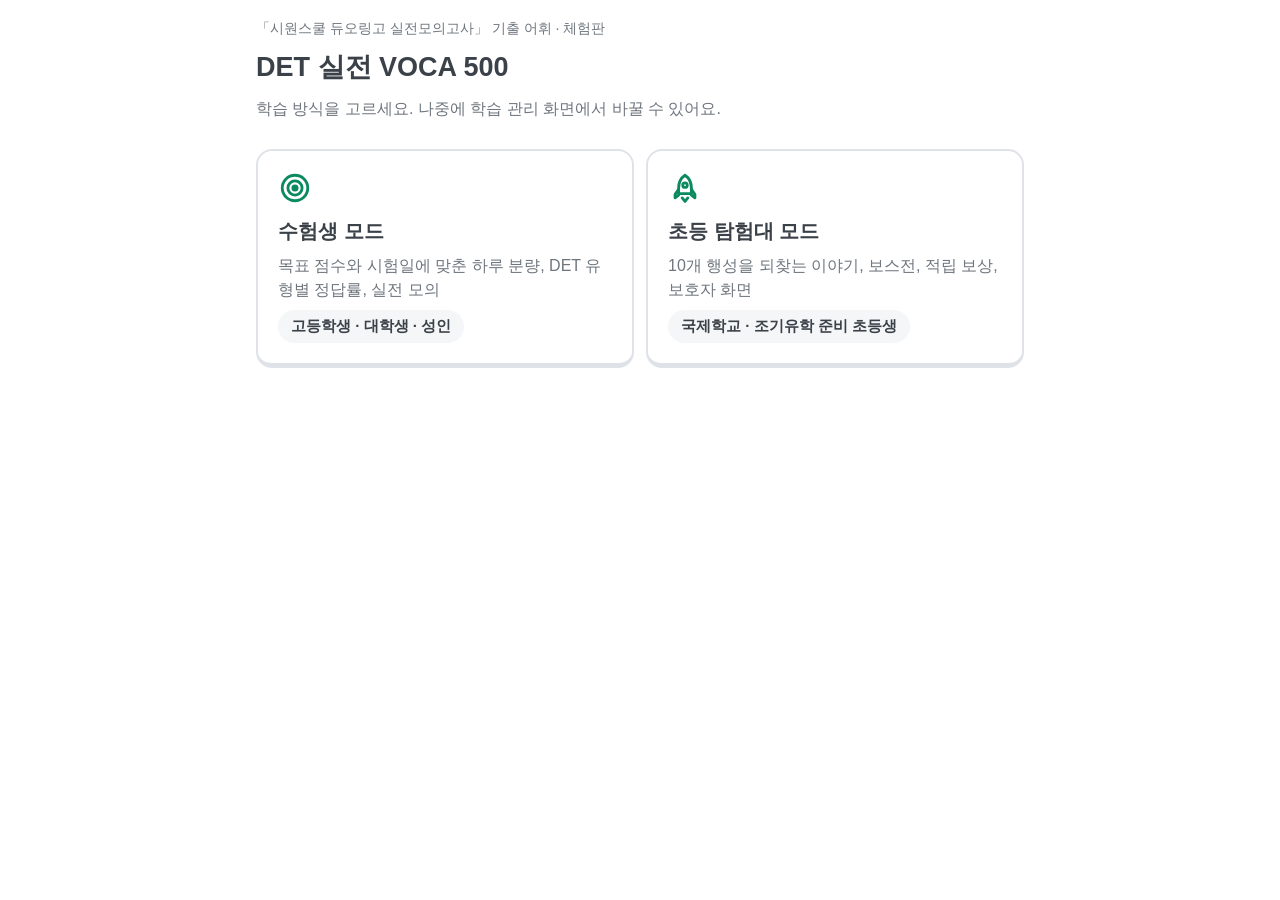
<file: docs/index.html>
<!doctype html>
<html lang="ko">
<head>
<meta charset="utf-8">
<meta name="viewport" content="width=device-width, initial-scale=1">
<meta name="robots" content="noindex">
<title>DET 실전 VOCA 체험판</title>
<meta name="theme-color" content="#0b8a5f">
<meta name="mobile-web-app-capable" content="yes">
<meta name="apple-mobile-web-app-capable" content="yes">
<meta name="apple-mobile-web-app-title" content="DET VOCA">
<link rel="manifest" href="manifest.webmanifest">
<link rel="icon" href="icons/icon-192.png">
<link rel="apple-touch-icon" href="icons/apple-touch-icon.png">
<link rel="stylesheet" href="style.css?v=e5c7b0c9">
</head>
<body>
<div class="stars" aria-hidden="true"></div>
<main id="app" aria-live="polite"></main>
<script src="data.js?v=fc9eff58"></script>
<script src="images/credits.js?v=c7e8f4bc"></script>
<script src="sync.js?v=bd8cece5"></script>
<script src="pwa.js?v=2e55412c"></script>
<script src="app.js?v=84dfae13"></script>
</body>
</html>
</file>
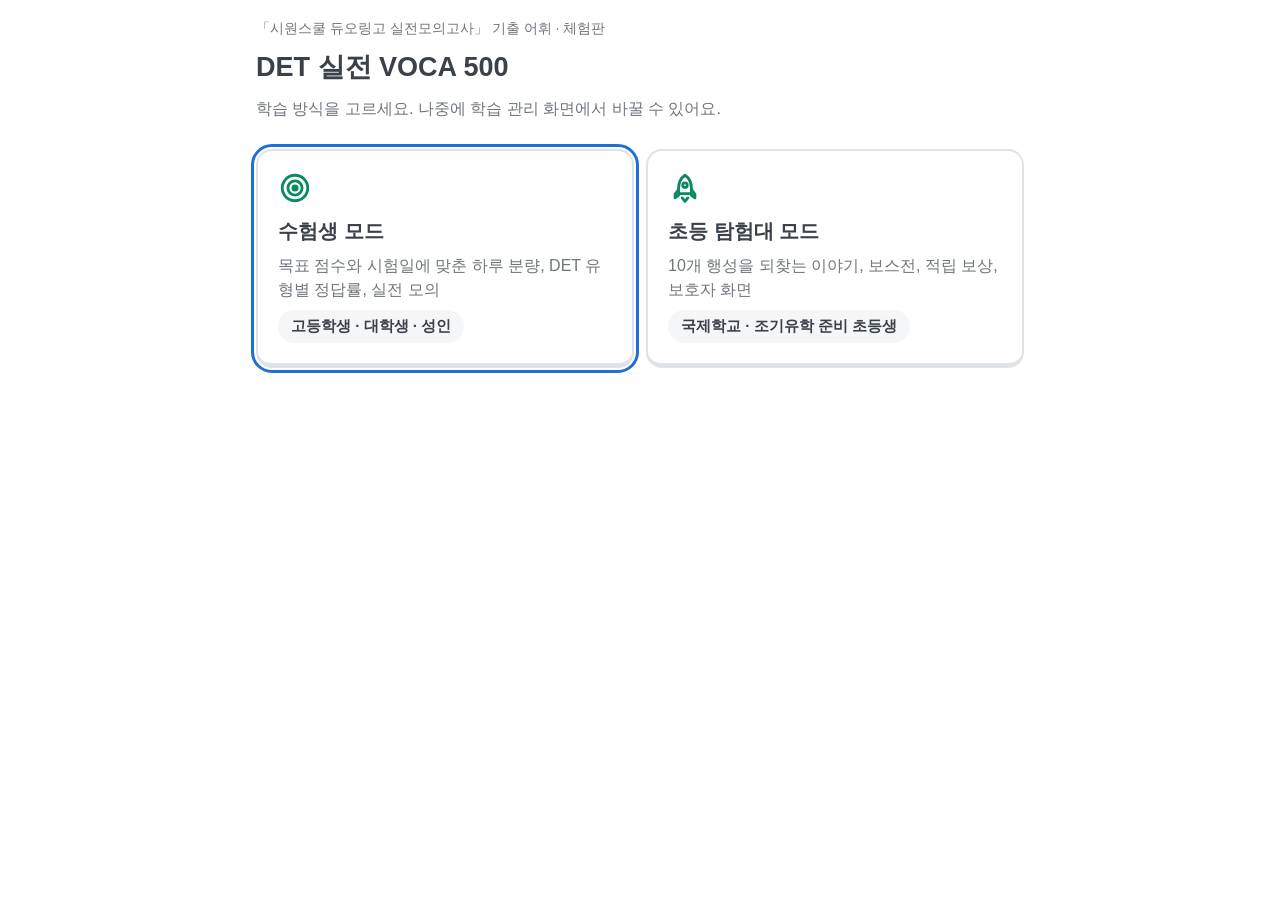
<file: site/index.html>
<!doctype html>
<html lang="ko">
<head>
<meta charset="utf-8">
<meta name="viewport" content="width=device-width, initial-scale=1">
<meta name="robots" content="noindex">
<title>DET 실전 VOCA 체험판</title>
<meta name="theme-color" content="#0b8a5f">
<meta name="mobile-web-app-capable" content="yes">
<meta name="apple-mobile-web-app-capable" content="yes">
<meta name="apple-mobile-web-app-title" content="DET VOCA">
<link rel="manifest" href="manifest.webmanifest">
<link rel="icon" href="icons/icon-192.png">
<link rel="apple-touch-icon" href="icons/apple-touch-icon.png">
<link rel="stylesheet" href="style.css">
</head>
<body>
<div class="stars" aria-hidden="true"></div>
<main id="app" aria-live="polite"></main>
<script src="data.js"></script>
<script src="images/credits.js"></script>
<script src="sync.js"></script>
<script src="pwa.js"></script>
<script src="app.js"></script>
</body>
</html>
</file>
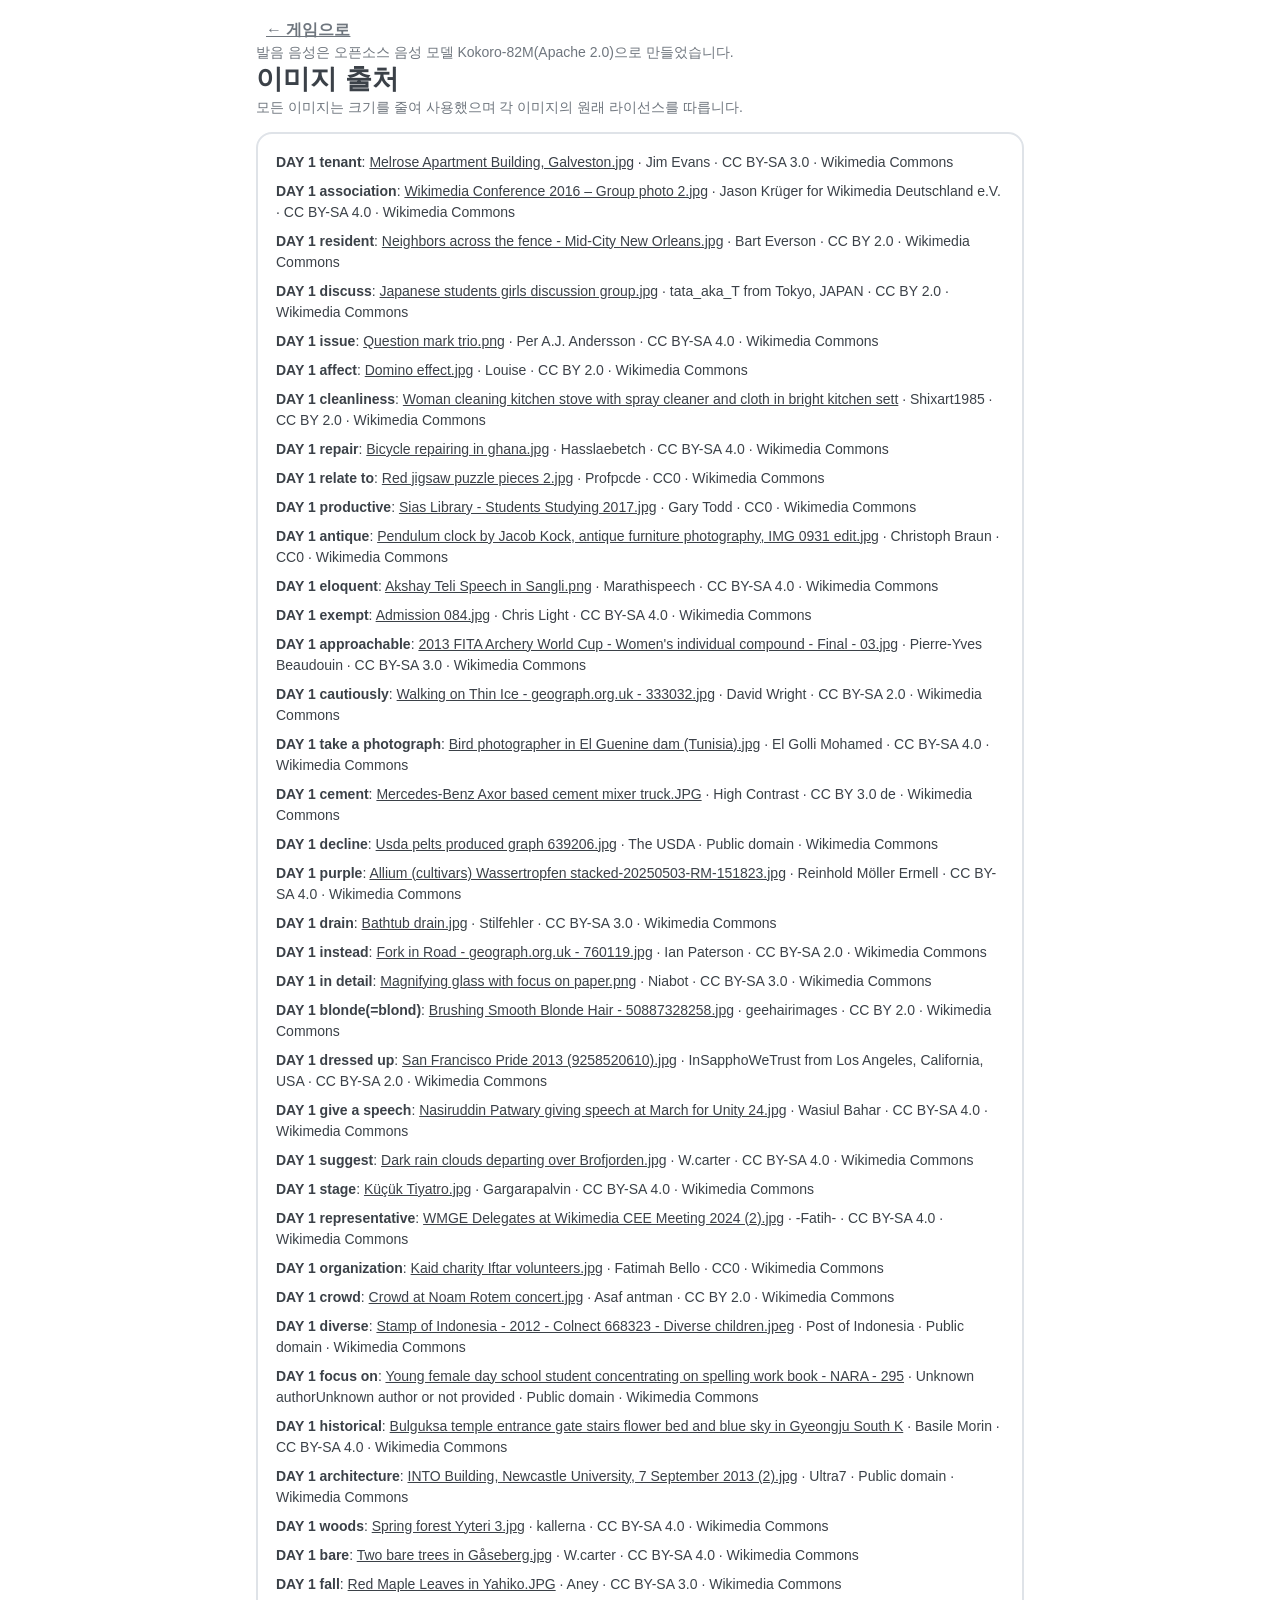
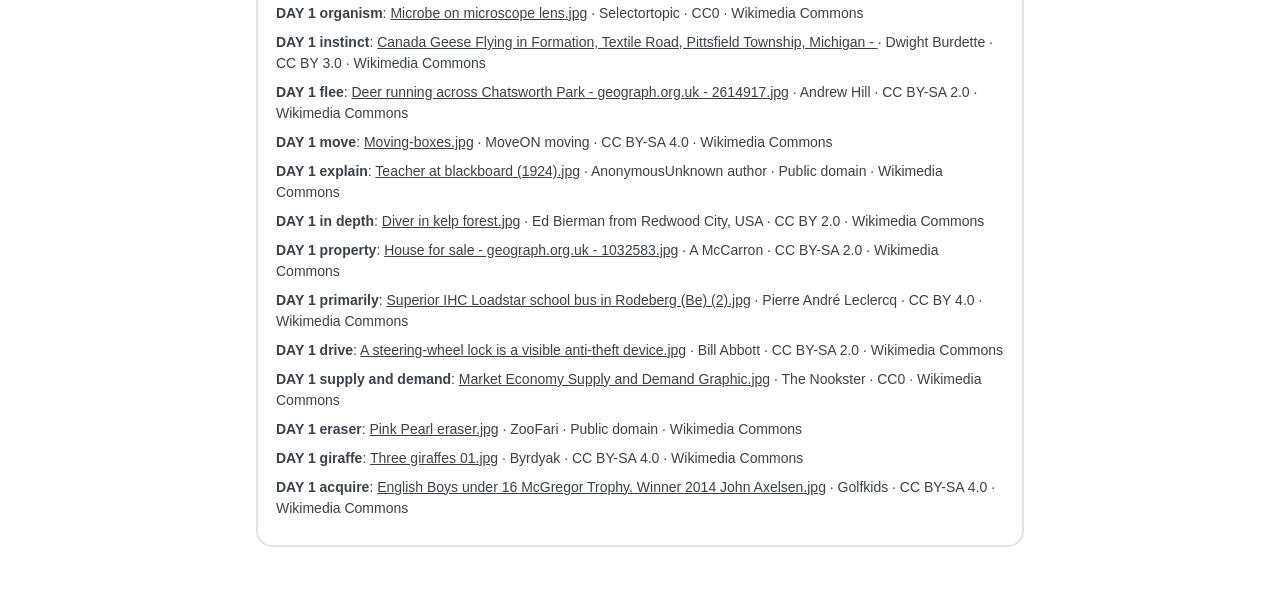
<file: docs/credits.html>
<!doctype html>
<html lang="ko">
<head>
<meta charset="utf-8">
<meta name="viewport" content="width=device-width, initial-scale=1">
<meta name="robots" content="noindex">
<title>이미지 출처</title>
<link rel="stylesheet" href="style.css">
</head>
<body>
<div class="stars" aria-hidden="true"></div>
<main id="app">
  <p><a class="btn ghost" href="index.html">← 게임으로</a></p>
  <p class="mute small">발음 음성은 오픈소스 음성 모델 Kokoro-82M(Apache 2.0)으로 만들었습니다.</p>
  <h1>이미지 출처</h1>
  <p class="mute small">모든 이미지는 크기를 줄여 사용했으며 각 이미지의 원래 라이선스를 따릅니다.</p>
  <div class="panel" id="list" style="margin-top:14px"></div>
</main>
<script src="data.js"></script>
<script src="images/credits.js"></script>
<script>
const esc = s => String(s || "").replace(/[&<>"']/g, c => ({ "&": "&amp;", "<": "&lt;", ">": "&gt;", '"': "&quot;", "'": "&#39;" }[c]));
const safeUrl = u => /^https?:\/\//i.test(u || "") ? esc(u) : "";
document.getElementById("list").innerHTML = WORDS.filter(w => IMG_CREDITS[w.id]).map(w => {
  const c = IMG_CREDITS[w.id], url = safeUrl(c.page);
  return `<p class="small" style="margin:0 0 8px;overflow-wrap:anywhere"><b class="en">DAY ${w.day} ${esc(w.w)}</b>: ${url ? `<a style="color:inherit" href="${url}" target="_blank" rel="noopener noreferrer">${esc(c.title)}</a>` : esc(c.title)} · ${esc(c.artist)} · ${esc(c.license)} · ${esc(c.src)}</p>`;
}).join("");
</script>
</body>
</html>
</file>
<file: docs/style.css>
:root {
  color-scheme: light;
  --bg: #ffffff;
  --soft: #f4f6f8;
  --soft2: #e9edf1;
  --line: #dfe3e8;
  --ink: #3b4148;
  --mute: #6f767e;
  --brand: #0b8a5f;
  --brand-lip: #076a48;
  --brand-tint: #e4f6ef;
  --blue: #1f6fd6;
  --blue-lip: #1654a6;
  --blue-tint: #e6f0fc;
  --coral: #d9434f;
  --coral-lip: #a92f39;
  --coral-tint: #fdeced;
  --sun: #e59400;
  --sun-tint: #fff4dc;
  --r: 16px;
}
* { box-sizing: border-box; }
html, body { margin: 0; min-height: 100%; }
body {
  background: var(--bg);
  color: var(--ink);
  font: 16px/1.5 "Pretendard", "Malgun Gothic", "Apple SD Gothic Neo", "Noto Sans KR", sans-serif;
}
.stars { display: none; }
#app { position: relative; max-width: 800px; margin: 0 auto; padding: 18px 16px 48px; }
h1, h2, h3, p { margin: 0; }
h1 { font-size: 27px; line-height: 1.25; font-weight: 800; }
h2 { font-size: 20px; font-weight: 800; }
h3 { font-size: 17px; font-weight: 700; }
.mute { color: var(--mute); }
.small { font-size: 14px; }
.en { font-family: "Segoe UI", Arial, sans-serif; }
.ico { width: 1.2em; height: 1.2em; vertical-align: -.22em; flex: none; }

button, input, select { font: inherit; color: inherit; }
button { cursor: pointer; border: 0; }
button:focus-visible, input:focus-visible, select:focus-visible, a:focus-visible { outline: 3px solid var(--blue); outline-offset: 2px; }

/* 아랫단이 두꺼운 입체 버튼 */
.btn {
  min-height: 46px; padding: 9px 18px; border-radius: 12px; font-weight: 700;
  background: var(--bg); color: var(--ink);
  border: 2px solid var(--line); border-bottom-width: 5px;
}
.btn:hover { background: var(--soft); }
.btn:active:not(:disabled) { transform: translateY(3px); border-bottom-width: 2px; margin-bottom: 3px; }
.btn.primary { background: var(--brand); border-color: var(--brand-lip); color: #fff; }
.btn.primary:hover { background: #0c9768; }
.btn.good { background: var(--brand); border-color: var(--brand-lip); color: #fff; }
.btn.good:hover { background: #0c9768; }
.btn.bad { background: var(--coral); border-color: var(--coral-lip); color: #fff; }
.btn.bad:hover { background: #e04f5b; }
.btn.ghost { background: transparent; border: 0; color: var(--mute); padding: 8px 10px; min-height: 40px; }
.btn.ghost:hover { color: var(--ink); background: var(--soft); }
.btn.ghost:active:not(:disabled) { transform: none; margin: 0; }
.btn.big { min-height: 60px; font-size: 19px; width: 100%; }
.btn:disabled { background: var(--soft2); border-color: var(--line); color: var(--mute); cursor: default; }

.panel { background: var(--bg); border: 2px solid var(--line); border-radius: var(--r); padding: 18px; }
.row { display: flex; gap: 10px; align-items: center; flex-wrap: wrap; }
.between { justify-content: space-between; }
.stack { display: grid; gap: 14px; }
.grow { flex: 1; min-width: 0; }

/* 홈 */
.top { display: flex; justify-content: space-between; align-items: center; gap: 12px; flex-wrap: wrap; margin-bottom: 14px; }
.chips { display: flex; gap: 8px; flex-wrap: wrap; }
.chip { background: var(--soft); border-radius: 99px; padding: 5px 13px; font-weight: 700; font-size: 15px; white-space: nowrap; }
.chip .ico { color: var(--sun); }
.mission { background: var(--brand-tint); border-color: var(--brand); }
.mission .counts { display: flex; gap: 16px; flex-wrap: wrap; margin: 8px 0 14px; }
.mission b { color: var(--brand-lip); font-size: 20px; }
.orb {
  width: 56px; height: 56px; border-radius: 50%; margin: 0 auto 6px; position: relative;
  background: radial-gradient(circle at 32% 30%, #fff 0, var(--c) 42%, color-mix(in srgb, var(--c) 70%, #333) 100%);
  filter: saturate(calc(.45 + var(--p) * .55)) opacity(calc(.7 + var(--p) * .3));
}
.orb.done::after { content: "★"; position: absolute; right: -4px; top: -6px; color: var(--sun); font-size: 20px; }
.games { display: grid; grid-template-columns: repeat(3, 1fr); gap: 10px; }
.game-btn { background: var(--bg); border: 2px solid var(--line); border-bottom-width: 5px; border-radius: 14px; padding: 12px; text-align: left; color: var(--ink); min-height: 96px; }
.game-btn:hover { background: var(--soft); }
.game-btn .icon { display: block; color: var(--blue); margin-bottom: 4px; }
.game-btn .ico { width: 28px; height: 28px; }
.game-btn strong { display: block; }
.game-btn span.mute { font-size: 13px; line-height: 1.35; display: block; }

/* 스토리 */
.hero { display: grid; gap: 10px; margin-bottom: 14px; }
.brand { color: var(--brand); }
.hero-story { font-size: 17px; }
.wallet { display: grid; gap: 6px; padding: 14px 16px; border-radius: var(--r); background: var(--sun-tint); border: 2px solid var(--sun); }
.wallet-now { font-size: 30px; font-weight: 800; color: #8a5a00; line-height: 1.1; }
.wallet-bar { height: 14px; background: #fff; }
.wallet-bar > i { background: var(--sun); }
.route { list-style: none; margin: 0; padding: 0; display: grid; gap: 10px; position: relative; }
.route::before { content: ""; position: absolute; left: 38px; top: 20px; bottom: 20px; border-left: 3px dashed var(--line); }
.stop { position: relative; display: flex; align-items: center; gap: 8px; background: var(--bg); border: 2px solid var(--line); border-radius: var(--r); padding: 8px 10px 8px 0; }
.stop.now { border-color: var(--brand); background: var(--brand-tint); }
.stop-main { flex: 1; min-width: 0; display: flex; align-items: center; gap: 12px; background: none; color: var(--ink); text-align: left; padding: 2px 4px 2px 10px; border-radius: 12px; }
.stop-main:hover { background: rgba(0,0,0,.04); }
.stop-main .orb { margin: 0; flex: none; }
.stop-text { display: grid; gap: 1px; }
.stop-now { color: var(--brand-lip); }
.stop-flash { flex: none; text-decoration: none; display: inline-flex; align-items: center; font-size: 14px; padding: 6px 10px; min-height: 42px; }
.sync-code { font-size: 20px; font-weight: 800; letter-spacing: 1px; text-align: center; padding: 10px; border-radius: 10px; background: var(--soft); overflow-wrap: anywhere; }
.corner-links { display: flex; justify-content: flex-end; gap: 6px; margin-top: -6px; }
.corner-link { display: grid; place-items: center; width: 36px; height: 36px; border-radius: 10px; background: var(--bg); border: 1px solid var(--line); color: var(--mute); text-decoration: none; }
.corner-link:hover { background: var(--soft); color: var(--ink); }
.corner-link .ico { width: 20px; height: 20px; }
.story p { line-height: 1.65; }
.rules { display: grid; gap: 6px; padding: 12px 14px; border-radius: 12px; background: var(--soft); text-align: left; }
.story-note { padding: 10px 14px; border-radius: 12px; background: var(--brand-tint); color: var(--brand-lip); font-weight: 600; }
.money-toast { position: fixed; top: 18px; left: 50%; transform: translateX(-50%); z-index: 20; padding: 6px 16px; border-radius: 99px; font-weight: 800; font-size: 18px; color: #fff; pointer-events: none; animation: money-up 1.2s ease-out forwards; }
.money-toast.plus { background: var(--sun); color: #3a2800; }
.money-toast.minus { background: var(--coral); }
@keyframes money-up { 0% { opacity: 0; margin-top: 12px; } 15% { opacity: 1; margin-top: 0; } 75% { opacity: 1; } 100% { opacity: 0; margin-top: -10px; } }

/* 문제 */
.play-top { display: flex; align-items: center; gap: 10px; margin-bottom: 14px; }
.progress { flex: 1; height: 14px; background: var(--soft2); border-radius: 99px; overflow: hidden; }
.progress > i { display: block; height: 100%; background: var(--brand); border-radius: 99px; transition: width .2s; }
.timer { height: 8px; background: var(--soft2); border-radius: 99px; overflow: hidden; margin-bottom: 18px; }
.timer > i { display: block; height: 100%; width: 100%; background: var(--blue); transform-origin: left; }
.timer.low > i { background: var(--coral); }
.q-label { color: var(--mute); font-weight: 700; font-size: 15px; margin-bottom: 6px; }
.q-word { font-size: 38px; font-weight: 800; text-align: center; margin: 22px 0; overflow-wrap: anywhere; line-height: 1.2; }
.q-mean { font-size: 25px; font-weight: 700; text-align: center; margin: 20px 0; }
.choices { display: grid; grid-template-columns: 1fr 1fr; gap: 10px; }
.choice { display: flex; gap: 10px; align-items: center; text-align: left; font-weight: 600; font-size: 17px; padding: 12px 14px; min-height: 66px; border-radius: 12px; background: var(--bg); border: 2px solid var(--line); border-bottom-width: 5px; color: var(--ink); overflow-wrap: anywhere; }
.choice:hover:not(:disabled) { background: var(--soft); }
.choice .key { flex: none; width: 26px; height: 26px; border-radius: 8px; border: 2px solid var(--line); display: grid; place-items: center; font-size: 13px; color: var(--mute); }
.choice.right { background: var(--brand-tint); border-color: var(--brand); color: var(--brand-lip); }
.choice.wrong { background: var(--coral-tint); border-color: var(--coral); color: var(--coral-lip); }
.choice:disabled { cursor: default; }
.yesno { display: grid; grid-template-columns: 1fr 1fr; gap: 12px; }
.feedback { min-height: 76px; margin-top: 14px; padding: 12px 14px; border-radius: 12px; }
.feedback.ok { background: var(--brand-tint); color: var(--brand-lip); }
.feedback.no { background: var(--coral-tint); color: var(--coral-lip); }
.feedback:empty { visibility: hidden; }
.sentence { font-size: 21px; line-height: 1.7; text-align: center; margin: 18px 0 6px; overflow-wrap: anywhere; }
mark { background: var(--sun-tint); color: #8a5a00; padding: 0 4px; border-radius: 6px; font-weight: 700; }
.blank-wrap { display: inline-flex; flex-wrap: wrap; justify-content: center; max-width: 100%; white-space: nowrap; align-items: baseline; font-weight: 700; color: var(--blue); }
.answer { background: var(--soft); border: 2px solid var(--line); border-radius: 12px; padding: 10px 14px; color: var(--ink); width: 100%; font-size: 20px; }
.answer:focus { background: var(--bg); border-color: var(--blue); outline: 0; }
.answer.inline { display: inline-block; width: auto; min-width: 7ch; max-width: 100%; padding: 2px 8px; font-size: 20px; font-weight: 700; border-radius: 8px; margin-left: 2px; }
.answer.good { border-color: var(--brand); background: var(--brand-tint); }
.answer.bad { border-color: var(--coral); background: var(--coral-tint); }
.answer-row { display: flex; gap: 10px; margin-top: 14px; }
.answer-row .answer { flex: 1; min-width: 0; }
.sound { display: grid; place-items: center; width: 88px; height: 88px; border-radius: 22px; margin: 20px auto; background: var(--blue); border-bottom: 6px solid var(--blue-lip); color: #fff; }
.sound:hover { background: #2a7ce3; }
.sound .ico { width: 42px; height: 42px; }
.hearts { color: var(--coral); letter-spacing: 2px; font-size: 18px; white-space: nowrap; }

/* 카드 */
.card { text-align: center; padding: 26px 18px; }
.card .q-word { margin: 8px 0; }
.card .mean { font-size: 24px; font-weight: 700; color: var(--brand-lip); margin-bottom: 14px; }
.card .ex { background: var(--soft); border-radius: 12px; padding: 12px; }
.dots { display: flex; gap: 7px; justify-content: center; margin-bottom: 10px; }
.dots i { width: 11px; height: 11px; border-radius: 50%; background: var(--soft2); }
.dots i.on { background: var(--brand); }

/* 짝 맞추기 */
.match { display: grid; grid-template-columns: 1fr 1fr; gap: 10px; }
.match .col { display: grid; gap: 10px; align-content: start; }
.tile { min-height: 62px; padding: 10px; border-radius: 12px; background: var(--bg); border: 2px solid var(--line); border-bottom-width: 5px; font-weight: 600; font-size: 16px; color: var(--ink); overflow-wrap: anywhere; }
.tile:hover:not(:disabled) { background: var(--soft); }
.tile.sel { border-color: var(--blue); background: var(--blue-tint); }
.tile.done { opacity: .4; border-color: var(--brand); background: var(--brand-tint); }
.tile.shake { animation: shake .3s; border-color: var(--coral); }
@keyframes shake { 25% { transform: translateX(-5px);} 75% { transform: translateX(5px);} }

/* 플래시카드 */
.flash-link { display: flex; align-items: center; justify-content: center; text-decoration: none; }
.flash-sub { text-align: center; margin: -6px 0 10px; }
.flash { display: grid; gap: 12px; padding: 14px; max-width: 620px; margin: 0 auto; }
.flash-img { position: relative; margin: 0; height: clamp(130px, 28vh, 300px); border-radius: 12px; overflow: hidden; background: var(--soft); }
.flash-img img { width: 100%; height: 100%; object-fit: cover; display: block; }
.flash-img .noimg { display: none; position: absolute; inset: 0; place-items: center; color: var(--mute); }
.flash-img .noimg .ico { width: 56px; height: 56px; }
.flash-img.none img { display: none; }
.flash-img.none .noimg { display: grid; }
.flash-word { background: none; color: var(--ink); font-size: 32px; font-weight: 800; line-height: 1.2; padding: 6px; border-radius: 12px; overflow-wrap: anywhere; }
.flash-word:hover { background: var(--soft); }
.flash-word .ico { color: var(--blue); width: 26px; height: 26px; }
.flash-mean { min-height: 58px; padding: 10px 14px; border-radius: 12px; background: var(--bg); border: 2px solid var(--line); border-bottom-width: 5px; color: var(--blue); font-weight: 700; font-size: 18px; }
.flash-mean:hover { background: var(--soft); }
.flash-mean.open { display: grid; gap: 6px; border: 2px solid var(--brand); background: var(--brand-tint); color: var(--ink); font-weight: 400; text-align: center; }
.flash-mean.open:hover { background: var(--brand-tint); }
.flash-mean strong { color: var(--brand-lip); font-size: 22px; }
.sent-say { background: none; color: var(--ink); padding: 4px; border-radius: 8px; font-size: 15px; }
.sent-say:hover { background: rgba(0,0,0,.05); }
.sent-say .ico { color: var(--blue); }
.type-in { position: absolute; width: 1px; height: 1px; opacity: 0; font-size: 16px; border: 0; padding: 0; }
.type-zone { cursor: text; padding: 8px 6px 4px; border-radius: 12px; border: 2px solid transparent; }
.type-zone.active { border-color: var(--line); background: var(--bg); }
.tcells { display: flex; flex-wrap: wrap; justify-content: center; gap: 6px 12px; }
.tword { display: inline-flex; gap: 3px; align-items: flex-end; }
.tcell { display: grid; place-items: center; width: 30px; height: 38px; border-radius: 8px; border: 2px solid var(--line); background: var(--soft); font-size: 20px; font-weight: 700; color: var(--ink); }
.tcell.cur { border-color: var(--blue); background: var(--bg); box-shadow: 0 0 0 2px var(--blue-tint); }
.tcell.ok { border-color: var(--brand); background: var(--brand-tint); color: var(--brand-lip); }
.tcell.bad { border-color: var(--coral); background: var(--coral-tint); color: var(--coral-lip); animation: shake .25s; }
.tfixed { font-size: 20px; font-weight: 700; color: var(--mute); padding: 0 1px; }
.type-zone.done .tcell { background: var(--brand); border-color: var(--brand-lip); color: #fff; }
.tcount { text-align: center; min-height: 20px; margin-top: 4px; }
#tzSent .tcell { width: 22px; height: 30px; font-size: 16px; border-radius: 6px; }
#tzSent .tfixed { font-size: 16px; }
#tzSent .tword { gap: 2px; }
.flash-rate { display: grid; grid-template-columns: 1fr 1fr; gap: 10px; }
.flash-rate .btn.big { min-height: 54px; font-size: 17px; }
.credit { font-size: 11px; color: var(--mute); text-align: center; overflow-wrap: anywhere; }
.credit a { color: inherit; }

/* 결과, 목록 */
.result { text-align: center; }
.big-star { line-height: 1; color: var(--brand); }
.big-star .ico { width: 64px; height: 64px; }
.score { font-size: 42px; font-weight: 800; color: var(--brand); }
.wordrow { display: grid; grid-template-columns: 40px minmax(0, 1fr) minmax(0, 1.2fr) 66px; gap: 8px; align-items: center; padding: 8px 4px; border-bottom: 1px solid var(--soft2); text-align: left; background: none; color: var(--ink); width: 100%; }
.wordrow:hover { background: var(--soft); }
.badge { font-size: 12px; font-weight: 700; border-radius: 99px; padding: 2px 8px; text-align: center; background: var(--soft2); color: var(--mute); }
.badge.m { background: var(--brand); color: #fff; }
.badge.l { background: var(--blue-tint); color: var(--blue-lip); }
.bar { height: 10px; background: var(--soft2); border-radius: 99px; overflow: hidden; }
.bar > i { display: block; height: 100%; background: var(--brand); }
.stat { display: grid; grid-template-columns: repeat(4, 1fr); gap: 10px; }
.stat > div { background: var(--soft); border-radius: 12px; padding: 12px; text-align: center; }
.stat b { display: block; font-size: 24px; color: var(--brand-lip); }
.field { display: grid; gap: 5px; }
input[type=date], input[type=number], input[type=search], select { background: var(--bg); border: 2px solid var(--line); border-radius: 10px; padding: 8px 10px; min-height: 44px; }
.speech-notice { position: fixed; left: 16px; right: 16px; bottom: 16px; max-width: 560px; margin: 0 auto; z-index: 10; padding: 12px 16px; border-radius: 12px; background: var(--coral-tint); color: var(--coral-lip); border: 2px solid var(--coral); font-weight: 700; text-align: center; }
.notice { background: var(--blue-tint); color: var(--blue-lip); border-radius: 12px; padding: 10px 14px; font-size: 14px; }
@media (max-width: 620px) {
  h1 { font-size: 23px; }
  .orb { width: 42px; height: 42px; }
  .games { grid-template-columns: 1fr 1fr; }
  .choices { grid-template-columns: 1fr; }
  .q-word { font-size: 30px; }
  .sentence { font-size: 19px; }
  .stat { grid-template-columns: 1fr 1fr; }
  .wordrow { grid-template-columns: 34px minmax(0, 1fr) minmax(0, 1fr); }
  .wordrow .badge { display: none; }
  .tcell { width: 24px; height: 32px; font-size: 16px; }
  #tzSent .tcell { width: 18px; height: 26px; font-size: 14px; }
}
@media (prefers-reduced-motion: reduce) {
  .tile.shake, .tcell.bad { animation: none; }
  .money-toast { animation-duration: .01s; animation-delay: 1s; }
  .progress > i { transition: none; }
}

/* 수험생 모드 */
.exam-hero { display: grid; gap: 12px; margin-bottom: 14px; }
.chip.dday { background: var(--coral-tint); color: var(--coral-lip); }
.goal { display: grid; gap: 8px; padding: 14px 16px; border-radius: var(--r); background: var(--soft); }
.goal-now { font-size: 30px; font-weight: 800; color: var(--brand-lip); line-height: 1.1; }
.goal-bar { position: relative; height: 14px; background: #fff; }
.goal-bar > i { position: absolute; left: 0; top: 0; }
.goal-bar > i.seen { background: #a8dcc7; }
.linkish { background: none; padding: 0; color: var(--blue); font-weight: 700; text-decoration: underline; }
.type-row { display: grid; grid-template-columns: 210px 1fr 64px; gap: 14px; align-items: center; width: 100%; padding: 10px 8px; border-radius: 12px; background: none; color: var(--ink); text-align: left; }
.type-row:hover { background: var(--soft); }
.type-name, .type-pct { display: grid; }
.type-pct { text-align: right; font-weight: 800; font-size: 18px; }
.type-row .bar > i { background: var(--blue); }
.exam-rec { border-top: 2px solid var(--soft2); padding-top: 12px; }
.daylist { list-style: none; margin: 0; padding: 0; display: grid; gap: 8px; }
.day-row { display: flex; align-items: center; gap: 8px; border: 2px solid var(--line); border-radius: var(--r); padding: 6px 10px 6px 0; }
.day-row.clear { border-color: var(--brand); }
.day-main { flex: 1; min-width: 0; display: flex; align-items: center; gap: 14px; background: none; color: var(--ink); text-align: left; padding: 6px 4px 6px 12px; border-radius: 12px; }
.day-main:hover { background: rgba(0,0,0,.04); }
.day-no { flex: none; width: 64px; }
.stack-tight { display: grid; gap: 4px; }
.mode-pick { display: grid; grid-template-columns: 1fr 1fr; gap: 12px; }
.mode-card { display: grid; gap: 8px; align-content: start; justify-items: start; text-align: left; padding: 20px; border-radius: var(--r); background: var(--bg); color: var(--ink); border: 2px solid var(--line); border-bottom-width: 5px; }
.mode-card:hover { background: var(--soft); border-color: var(--brand); }
.mode-card .icon { color: var(--brand); }
.mode-card .ico { width: 34px; height: 34px; }
.mode-card strong { font-size: 20px; }
@media (max-width: 600px) {
  .mode-pick { grid-template-columns: 1fr; }
  .type-row { grid-template-columns: 1fr 56px; }
  .type-row .bar { grid-column: 1 / -1; grid-row: 2; }
}

/* 체험판: 데이터에 없는 DAY는 잠금으로 보여 준다 */
.chip.trial { background: var(--blue-tint); color: var(--blue-lip); }
.trial-note { background: var(--blue-tint); color: var(--blue-lip); border-radius: 12px; padding: 10px 14px; font-weight: 600; }
.stop.locked, .day-row.locked { opacity: .55; border-style: dashed; }
.stop.locked .stop-main, .day-row.locked .day-main { cursor: default; }
.stop.locked .stop-main:hover, .day-row.locked .day-main:hover { background: none; }

/* 모드 바로가기 링크 */
.mode-card { text-decoration: none; }   /* 카드가 ?mode= 바로가기 링크라 밑줄을 없앤다 */
.mode-switch { justify-self: end; color: var(--blue); font-weight: 700; font-size: 15px; text-decoration: none; padding: 4px 2px; }
.mode-switch:hover { text-decoration: underline; }
</file>
<file: site/style.css>
:root {
  color-scheme: light;
  --bg: #ffffff;
  --soft: #f4f6f8;
  --soft2: #e9edf1;
  --line: #dfe3e8;
  --ink: #3b4148;
  --mute: #6f767e;
  --brand: #0b8a5f;
  --brand-lip: #076a48;
  --brand-tint: #e4f6ef;
  --blue: #1f6fd6;
  --blue-lip: #1654a6;
  --blue-tint: #e6f0fc;
  --coral: #d9434f;
  --coral-lip: #a92f39;
  --coral-tint: #fdeced;
  --sun: #e59400;
  --sun-tint: #fff4dc;
  --r: 16px;
}
* { box-sizing: border-box; }
html, body { margin: 0; min-height: 100%; }
body {
  background: var(--bg);
  color: var(--ink);
  font: 16px/1.5 "Pretendard", "Malgun Gothic", "Apple SD Gothic Neo", "Noto Sans KR", sans-serif;
}
.stars { display: none; }
#app { position: relative; max-width: 800px; margin: 0 auto; padding: 18px 16px 48px; }
h1, h2, h3, p { margin: 0; }
h1 { font-size: 27px; line-height: 1.25; font-weight: 800; }
h2 { font-size: 20px; font-weight: 800; }
h3 { font-size: 17px; font-weight: 700; }
.mute { color: var(--mute); }
.small { font-size: 14px; }
.en { font-family: "Segoe UI", Arial, sans-serif; }
.ico { width: 1.2em; height: 1.2em; vertical-align: -.22em; flex: none; }

button, input, select { font: inherit; color: inherit; }
button { cursor: pointer; border: 0; }
button:focus-visible, input:focus-visible, select:focus-visible, a:focus-visible { outline: 3px solid var(--blue); outline-offset: 2px; }

/* 아랫단이 두꺼운 입체 버튼 */
.btn {
  min-height: 46px; padding: 9px 18px; border-radius: 12px; font-weight: 700;
  background: var(--bg); color: var(--ink);
  border: 2px solid var(--line); border-bottom-width: 5px;
}
.btn:hover { background: var(--soft); }
.btn:active:not(:disabled) { transform: translateY(3px); border-bottom-width: 2px; margin-bottom: 3px; }
.btn.primary { background: var(--brand); border-color: var(--brand-lip); color: #fff; }
.btn.primary:hover { background: #0c9768; }
.btn.good { background: var(--brand); border-color: var(--brand-lip); color: #fff; }
.btn.good:hover { background: #0c9768; }
.btn.bad { background: var(--coral); border-color: var(--coral-lip); color: #fff; }
.btn.bad:hover { background: #e04f5b; }
.btn.ghost { background: transparent; border: 0; color: var(--mute); padding: 8px 10px; min-height: 40px; }
.btn.ghost:hover { color: var(--ink); background: var(--soft); }
.btn.ghost:active:not(:disabled) { transform: none; margin: 0; }
.btn.big { min-height: 60px; font-size: 19px; width: 100%; }
.btn:disabled { background: var(--soft2); border-color: var(--line); color: var(--mute); cursor: default; }

.panel { background: var(--bg); border: 2px solid var(--line); border-radius: var(--r); padding: 18px; }
.row { display: flex; gap: 10px; align-items: center; flex-wrap: wrap; }
.between { justify-content: space-between; }
.stack { display: grid; gap: 14px; }
.grow { flex: 1; min-width: 0; }

/* 홈 */
.top { display: flex; justify-content: space-between; align-items: center; gap: 12px; flex-wrap: wrap; margin-bottom: 14px; }
.chips { display: flex; gap: 8px; flex-wrap: wrap; }
.chip { background: var(--soft); border-radius: 99px; padding: 5px 13px; font-weight: 700; font-size: 15px; white-space: nowrap; }
.chip .ico { color: var(--sun); }
.mission { background: var(--brand-tint); border-color: var(--brand); }
.mission .counts { display: flex; gap: 16px; flex-wrap: wrap; margin: 8px 0 14px; }
.mission b { color: var(--brand-lip); font-size: 20px; }
.orb {
  width: 56px; height: 56px; border-radius: 50%; margin: 0 auto 6px; position: relative;
  background: radial-gradient(circle at 32% 30%, #fff 0, var(--c) 42%, color-mix(in srgb, var(--c) 70%, #333) 100%);
  filter: saturate(calc(.45 + var(--p) * .55)) opacity(calc(.7 + var(--p) * .3));
}
.orb.done::after { content: "★"; position: absolute; right: -4px; top: -6px; color: var(--sun); font-size: 20px; }
.games { display: grid; grid-template-columns: repeat(3, 1fr); gap: 10px; }
.game-btn { background: var(--bg); border: 2px solid var(--line); border-bottom-width: 5px; border-radius: 14px; padding: 12px; text-align: left; color: var(--ink); min-height: 96px; }
.game-btn:hover { background: var(--soft); }
.game-btn .icon { display: block; color: var(--blue); margin-bottom: 4px; }
.game-btn .ico { width: 28px; height: 28px; }
.game-btn strong { display: block; }
.game-btn span.mute { font-size: 13px; line-height: 1.35; display: block; }

/* 스토리 */
.hero { display: grid; gap: 10px; margin-bottom: 14px; }
.brand { color: var(--brand); }
.hero-story { font-size: 17px; }
.wallet { display: grid; gap: 6px; padding: 14px 16px; border-radius: var(--r); background: var(--sun-tint); border: 2px solid var(--sun); }
.wallet-now { font-size: 30px; font-weight: 800; color: #8a5a00; line-height: 1.1; }
.wallet-bar { height: 14px; background: #fff; }
.wallet-bar > i { background: var(--sun); }
.route { list-style: none; margin: 0; padding: 0; display: grid; gap: 10px; position: relative; }
.route::before { content: ""; position: absolute; left: 38px; top: 20px; bottom: 20px; border-left: 3px dashed var(--line); }
.stop { position: relative; display: flex; align-items: center; gap: 8px; background: var(--bg); border: 2px solid var(--line); border-radius: var(--r); padding: 8px 10px 8px 0; }
.stop.now { border-color: var(--brand); background: var(--brand-tint); }
.stop-main { flex: 1; min-width: 0; display: flex; align-items: center; gap: 12px; background: none; color: var(--ink); text-align: left; padding: 2px 4px 2px 10px; border-radius: 12px; }
.stop-main:hover { background: rgba(0,0,0,.04); }
.stop-main .orb { margin: 0; flex: none; }
.stop-text { display: grid; gap: 1px; }
.stop-now { color: var(--brand-lip); }
.stop-flash { flex: none; text-decoration: none; display: inline-flex; align-items: center; font-size: 14px; padding: 6px 10px; min-height: 42px; }
.sync-code { font-size: 20px; font-weight: 800; letter-spacing: 1px; text-align: center; padding: 10px; border-radius: 10px; background: var(--soft); overflow-wrap: anywhere; }
.corner-links { display: flex; justify-content: flex-end; gap: 6px; margin-top: -6px; }
.corner-link { display: grid; place-items: center; width: 36px; height: 36px; border-radius: 10px; background: var(--bg); border: 1px solid var(--line); color: var(--mute); text-decoration: none; }
.corner-link:hover { background: var(--soft); color: var(--ink); }
.corner-link .ico { width: 20px; height: 20px; }
.story p { line-height: 1.65; }
.rules { display: grid; gap: 6px; padding: 12px 14px; border-radius: 12px; background: var(--soft); text-align: left; }
.story-note { padding: 10px 14px; border-radius: 12px; background: var(--brand-tint); color: var(--brand-lip); font-weight: 600; }
.money-toast { position: fixed; top: 18px; left: 50%; transform: translateX(-50%); z-index: 20; padding: 6px 16px; border-radius: 99px; font-weight: 800; font-size: 18px; color: #fff; pointer-events: none; animation: money-up 1.2s ease-out forwards; }
.money-toast.plus { background: var(--sun); color: #3a2800; }
.money-toast.minus { background: var(--coral); }
@keyframes money-up { 0% { opacity: 0; margin-top: 12px; } 15% { opacity: 1; margin-top: 0; } 75% { opacity: 1; } 100% { opacity: 0; margin-top: -10px; } }

/* 문제 */
.play-top { display: flex; align-items: center; gap: 10px; margin-bottom: 14px; }
.progress { flex: 1; height: 14px; background: var(--soft2); border-radius: 99px; overflow: hidden; }
.progress > i { display: block; height: 100%; background: var(--brand); border-radius: 99px; transition: width .2s; }
.timer { height: 8px; background: var(--soft2); border-radius: 99px; overflow: hidden; margin-bottom: 18px; }
.timer > i { display: block; height: 100%; width: 100%; background: var(--blue); transform-origin: left; }
.timer.low > i { background: var(--coral); }
.q-label { color: var(--mute); font-weight: 700; font-size: 15px; margin-bottom: 6px; }
.q-word { font-size: 38px; font-weight: 800; text-align: center; margin: 22px 0; overflow-wrap: anywhere; line-height: 1.2; }
.q-mean { font-size: 25px; font-weight: 700; text-align: center; margin: 20px 0; }
.choices { display: grid; grid-template-columns: 1fr 1fr; gap: 10px; }
.choice { display: flex; gap: 10px; align-items: center; text-align: left; font-weight: 600; font-size: 17px; padding: 12px 14px; min-height: 66px; border-radius: 12px; background: var(--bg); border: 2px solid var(--line); border-bottom-width: 5px; color: var(--ink); overflow-wrap: anywhere; }
.choice:hover:not(:disabled) { background: var(--soft); }
.choice .key { flex: none; width: 26px; height: 26px; border-radius: 8px; border: 2px solid var(--line); display: grid; place-items: center; font-size: 13px; color: var(--mute); }
.choice.right { background: var(--brand-tint); border-color: var(--brand); color: var(--brand-lip); }
.choice.wrong { background: var(--coral-tint); border-color: var(--coral); color: var(--coral-lip); }
.choice:disabled { cursor: default; }
.yesno { display: grid; grid-template-columns: 1fr 1fr; gap: 12px; }
.feedback { min-height: 76px; margin-top: 14px; padding: 12px 14px; border-radius: 12px; }
.feedback.ok { background: var(--brand-tint); color: var(--brand-lip); }
.feedback.no { background: var(--coral-tint); color: var(--coral-lip); }
.feedback:empty { visibility: hidden; }
.sentence { font-size: 21px; line-height: 1.7; text-align: center; margin: 18px 0 6px; overflow-wrap: anywhere; }
mark { background: var(--sun-tint); color: #8a5a00; padding: 0 4px; border-radius: 6px; font-weight: 700; }
.blank-wrap { display: inline-flex; flex-wrap: wrap; justify-content: center; max-width: 100%; white-space: nowrap; align-items: baseline; font-weight: 700; color: var(--blue); }
.answer { background: var(--soft); border: 2px solid var(--line); border-radius: 12px; padding: 10px 14px; color: var(--ink); width: 100%; font-size: 20px; }
.answer:focus { background: var(--bg); border-color: var(--blue); outline: 0; }
.answer.inline { display: inline-block; width: auto; min-width: 7ch; max-width: 100%; padding: 2px 8px; font-size: 20px; font-weight: 700; border-radius: 8px; margin-left: 2px; }
.answer.good { border-color: var(--brand); background: var(--brand-tint); }
.answer.bad { border-color: var(--coral); background: var(--coral-tint); }
.answer-row { display: flex; gap: 10px; margin-top: 14px; }
.answer-row .answer { flex: 1; min-width: 0; }
.sound { display: grid; place-items: center; width: 88px; height: 88px; border-radius: 22px; margin: 20px auto; background: var(--blue); border-bottom: 6px solid var(--blue-lip); color: #fff; }
.sound:hover { background: #2a7ce3; }
.sound .ico { width: 42px; height: 42px; }
.hearts { color: var(--coral); letter-spacing: 2px; font-size: 18px; white-space: nowrap; }

/* 카드 */
.card { text-align: center; padding: 26px 18px; }
.card .q-word { margin: 8px 0; }
.card .mean { font-size: 24px; font-weight: 700; color: var(--brand-lip); margin-bottom: 14px; }
.card .ex { background: var(--soft); border-radius: 12px; padding: 12px; }
.dots { display: flex; gap: 7px; justify-content: center; margin-bottom: 10px; }
.dots i { width: 11px; height: 11px; border-radius: 50%; background: var(--soft2); }
.dots i.on { background: var(--brand); }

/* 짝 맞추기 */
.match { display: grid; grid-template-columns: 1fr 1fr; gap: 10px; }
.match .col { display: grid; gap: 10px; align-content: start; }
.tile { min-height: 62px; padding: 10px; border-radius: 12px; background: var(--bg); border: 2px solid var(--line); border-bottom-width: 5px; font-weight: 600; font-size: 16px; color: var(--ink); overflow-wrap: anywhere; }
.tile:hover:not(:disabled) { background: var(--soft); }
.tile.sel { border-color: var(--blue); background: var(--blue-tint); }
.tile.done { opacity: .4; border-color: var(--brand); background: var(--brand-tint); }
.tile.shake { animation: shake .3s; border-color: var(--coral); }
@keyframes shake { 25% { transform: translateX(-5px);} 75% { transform: translateX(5px);} }

/* 플래시카드 */
.flash-link { display: flex; align-items: center; justify-content: center; text-decoration: none; }
.flash-sub { text-align: center; margin: -6px 0 10px; }
.flash { display: grid; gap: 12px; padding: 14px; max-width: 620px; margin: 0 auto; }
.flash-img { position: relative; margin: 0; height: clamp(130px, 28vh, 300px); border-radius: 12px; overflow: hidden; background: var(--soft); }
.flash-img img { width: 100%; height: 100%; object-fit: cover; display: block; }
.flash-img .noimg { display: none; position: absolute; inset: 0; place-items: center; color: var(--mute); }
.flash-img .noimg .ico { width: 56px; height: 56px; }
.flash-img.none img { display: none; }
.flash-img.none .noimg { display: grid; }
.flash-word { background: none; color: var(--ink); font-size: 32px; font-weight: 800; line-height: 1.2; padding: 6px; border-radius: 12px; overflow-wrap: anywhere; }
.flash-word:hover { background: var(--soft); }
.flash-word .ico { color: var(--blue); width: 26px; height: 26px; }
.flash-mean { min-height: 58px; padding: 10px 14px; border-radius: 12px; background: var(--bg); border: 2px solid var(--line); border-bottom-width: 5px; color: var(--blue); font-weight: 700; font-size: 18px; }
.flash-mean:hover { background: var(--soft); }
.flash-mean.open { display: grid; gap: 6px; border: 2px solid var(--brand); background: var(--brand-tint); color: var(--ink); font-weight: 400; text-align: center; }
.flash-mean.open:hover { background: var(--brand-tint); }
.flash-mean strong { color: var(--brand-lip); font-size: 22px; }
.sent-say { background: none; color: var(--ink); padding: 4px; border-radius: 8px; font-size: 15px; }
.sent-say:hover { background: rgba(0,0,0,.05); }
.sent-say .ico { color: var(--blue); }
.type-in { position: absolute; width: 1px; height: 1px; opacity: 0; font-size: 16px; border: 0; padding: 0; }
.type-zone { cursor: text; padding: 8px 6px 4px; border-radius: 12px; border: 2px solid transparent; }
.type-zone.active { border-color: var(--line); background: var(--bg); }
.tcells { display: flex; flex-wrap: wrap; justify-content: center; gap: 6px 12px; }
.tword { display: inline-flex; gap: 3px; align-items: flex-end; }
.tcell { display: grid; place-items: center; width: 30px; height: 38px; border-radius: 8px; border: 2px solid var(--line); background: var(--soft); font-size: 20px; font-weight: 700; color: var(--ink); }
.tcell.cur { border-color: var(--blue); background: var(--bg); box-shadow: 0 0 0 2px var(--blue-tint); }
.tcell.ok { border-color: var(--brand); background: var(--brand-tint); color: var(--brand-lip); }
.tcell.bad { border-color: var(--coral); background: var(--coral-tint); color: var(--coral-lip); animation: shake .25s; }
.tfixed { font-size: 20px; font-weight: 700; color: var(--mute); padding: 0 1px; }
.type-zone.done .tcell { background: var(--brand); border-color: var(--brand-lip); color: #fff; }
.tcount { text-align: center; min-height: 20px; margin-top: 4px; }
#tzSent .tcell { width: 22px; height: 30px; font-size: 16px; border-radius: 6px; }
#tzSent .tfixed { font-size: 16px; }
#tzSent .tword { gap: 2px; }
.flash-rate { display: grid; grid-template-columns: 1fr 1fr; gap: 10px; }
.flash-rate .btn.big { min-height: 54px; font-size: 17px; }
.credit { font-size: 11px; color: var(--mute); text-align: center; overflow-wrap: anywhere; }
.credit a { color: inherit; }

/* 결과, 목록 */
.result { text-align: center; }
.big-star { line-height: 1; color: var(--brand); }
.big-star .ico { width: 64px; height: 64px; }
.score { font-size: 42px; font-weight: 800; color: var(--brand); }
.wordrow { display: grid; grid-template-columns: 40px minmax(0, 1fr) minmax(0, 1.2fr) 66px; gap: 8px; align-items: center; padding: 8px 4px; border-bottom: 1px solid var(--soft2); text-align: left; background: none; color: var(--ink); width: 100%; }
.wordrow:hover { background: var(--soft); }
.badge { font-size: 12px; font-weight: 700; border-radius: 99px; padding: 2px 8px; text-align: center; background: var(--soft2); color: var(--mute); }
.badge.m { background: var(--brand); color: #fff; }
.badge.l { background: var(--blue-tint); color: var(--blue-lip); }
.bar { height: 10px; background: var(--soft2); border-radius: 99px; overflow: hidden; }
.bar > i { display: block; height: 100%; background: var(--brand); }
.stat { display: grid; grid-template-columns: repeat(4, 1fr); gap: 10px; }
.stat > div { background: var(--soft); border-radius: 12px; padding: 12px; text-align: center; }
.stat b { display: block; font-size: 24px; color: var(--brand-lip); }
.field { display: grid; gap: 5px; }
input[type=date], input[type=number], input[type=search], select { background: var(--bg); border: 2px solid var(--line); border-radius: 10px; padding: 8px 10px; min-height: 44px; }
.speech-notice { position: fixed; left: 16px; right: 16px; bottom: 16px; max-width: 560px; margin: 0 auto; z-index: 10; padding: 12px 16px; border-radius: 12px; background: var(--coral-tint); color: var(--coral-lip); border: 2px solid var(--coral); font-weight: 700; text-align: center; }
.notice { background: var(--blue-tint); color: var(--blue-lip); border-radius: 12px; padding: 10px 14px; font-size: 14px; }
@media (max-width: 620px) {
  h1 { font-size: 23px; }
  .orb { width: 42px; height: 42px; }
  .games { grid-template-columns: 1fr 1fr; }
  .choices { grid-template-columns: 1fr; }
  .q-word { font-size: 30px; }
  .sentence { font-size: 19px; }
  .stat { grid-template-columns: 1fr 1fr; }
  .wordrow { grid-template-columns: 34px minmax(0, 1fr) minmax(0, 1fr); }
  .wordrow .badge { display: none; }
  .tcell { width: 24px; height: 32px; font-size: 16px; }
  #tzSent .tcell { width: 18px; height: 26px; font-size: 14px; }
}
@media (prefers-reduced-motion: reduce) {
  .tile.shake, .tcell.bad { animation: none; }
  .money-toast { animation-duration: .01s; animation-delay: 1s; }
  .progress > i { transition: none; }
}

/* 수험생 모드 */
.exam-hero { display: grid; gap: 12px; margin-bottom: 14px; }
.chip.dday { background: var(--coral-tint); color: var(--coral-lip); }
.goal { display: grid; gap: 8px; padding: 14px 16px; border-radius: var(--r); background: var(--soft); }
.goal-now { font-size: 30px; font-weight: 800; color: var(--brand-lip); line-height: 1.1; }
.goal-bar { position: relative; height: 14px; background: #fff; }
.goal-bar > i { position: absolute; left: 0; top: 0; }
.goal-bar > i.seen { background: #a8dcc7; }
.linkish { background: none; padding: 0; color: var(--blue); font-weight: 700; text-decoration: underline; }
.type-row { display: grid; grid-template-columns: 210px 1fr 64px; gap: 14px; align-items: center; width: 100%; padding: 10px 8px; border-radius: 12px; background: none; color: var(--ink); text-align: left; }
.type-row:hover { background: var(--soft); }
.type-name, .type-pct { display: grid; }
.type-pct { text-align: right; font-weight: 800; font-size: 18px; }
.type-row .bar > i { background: var(--blue); }
.exam-rec { border-top: 2px solid var(--soft2); padding-top: 12px; }
.daylist { list-style: none; margin: 0; padding: 0; display: grid; gap: 8px; }
.day-row { display: flex; align-items: center; gap: 8px; border: 2px solid var(--line); border-radius: var(--r); padding: 6px 10px 6px 0; }
.day-row.clear { border-color: var(--brand); }
.day-main { flex: 1; min-width: 0; display: flex; align-items: center; gap: 14px; background: none; color: var(--ink); text-align: left; padding: 6px 4px 6px 12px; border-radius: 12px; }
.day-main:hover { background: rgba(0,0,0,.04); }
.day-no { flex: none; width: 64px; }
.stack-tight { display: grid; gap: 4px; }
.mode-pick { display: grid; grid-template-columns: 1fr 1fr; gap: 12px; }
.mode-card { display: grid; gap: 8px; align-content: start; justify-items: start; text-align: left; padding: 20px; border-radius: var(--r); background: var(--bg); color: var(--ink); border: 2px solid var(--line); border-bottom-width: 5px; }
.mode-card:hover { background: var(--soft); border-color: var(--brand); }
.mode-card .icon { color: var(--brand); }
.mode-card .ico { width: 34px; height: 34px; }
.mode-card strong { font-size: 20px; }
@media (max-width: 600px) {
  .mode-pick { grid-template-columns: 1fr; }
  .type-row { grid-template-columns: 1fr 56px; }
  .type-row .bar { grid-column: 1 / -1; grid-row: 2; }
}

/* 체험판: 데이터에 없는 DAY는 잠금으로 보여 준다 */
.chip.trial { background: var(--blue-tint); color: var(--blue-lip); }
.trial-note { background: var(--blue-tint); color: var(--blue-lip); border-radius: 12px; padding: 10px 14px; font-weight: 600; }
.stop.locked, .day-row.locked { opacity: .55; border-style: dashed; }
.stop.locked .stop-main, .day-row.locked .day-main { cursor: default; }
.stop.locked .stop-main:hover, .day-row.locked .day-main:hover { background: none; }
</file>
